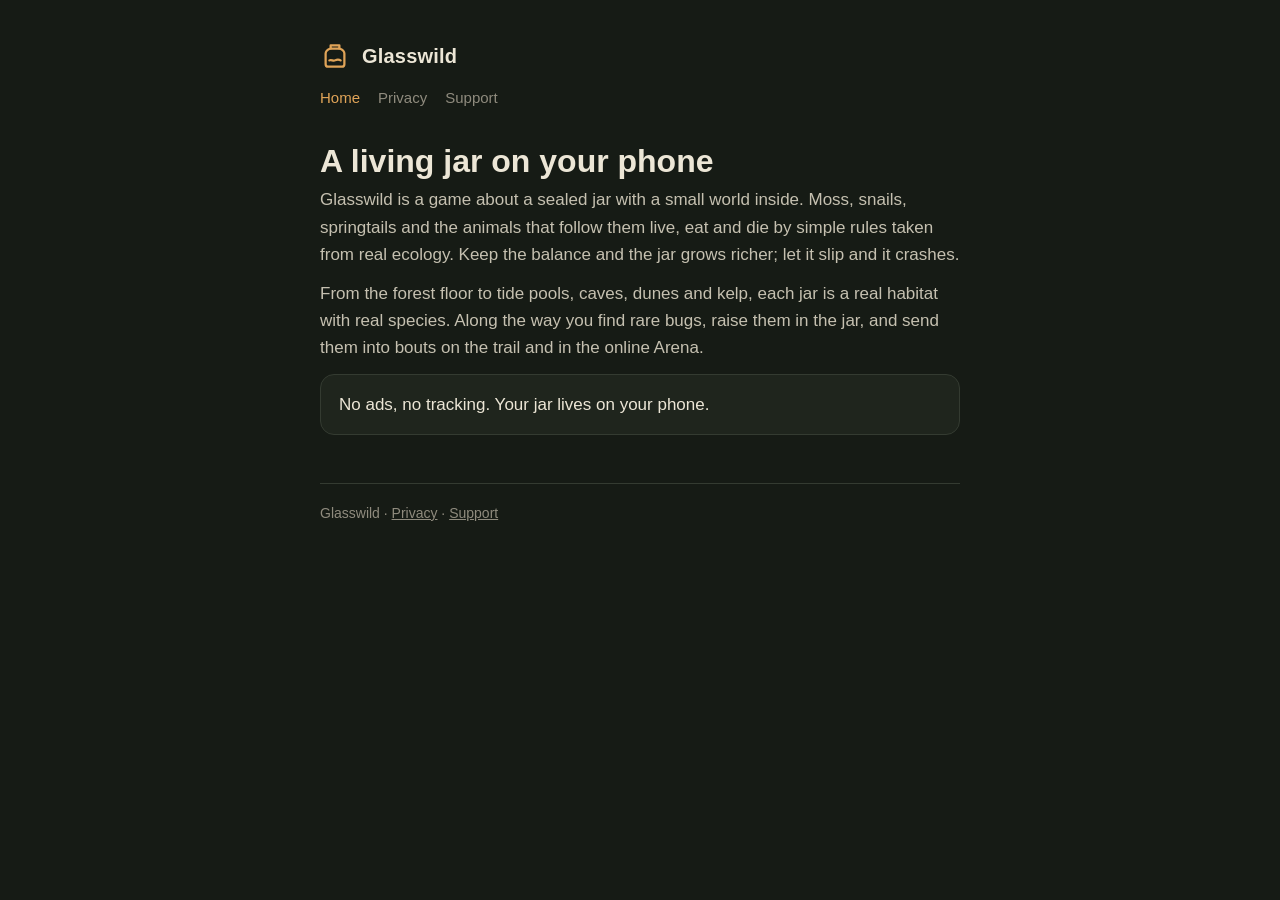
<file: index.html>
<!doctype html>
<html lang="en">
<head>
<meta charset="utf-8">
<meta name="viewport" content="width=device-width, initial-scale=1">
<title>Glasswild</title>
<meta name="description" content="Glasswild: a living jar on your phone. Real animals from fifteen habitats, a balance to keep, rare bugs to raise.">
<link rel="stylesheet" href="style.css">
</head>
<body>
<main>
<header>
  <a class="mark" href="./">
    <svg width="30" height="30" viewBox="0 0 24 24" fill="none" stroke="#e0a458" stroke-width="1.8" stroke-linecap="round" stroke-linejoin="round" aria-hidden="true"><path d="M8.5 3.5h7v2.5h-7z"/><path d="M8.5 6C5.5 7 4.5 8 4.5 10v8.5a2 2 0 0 0 2 2h11a2 2 0 0 0 2-2V10c0-2-1-3-4-4"/><path d="M7.5 15.5c1.5-1 3 .8 4.5 0s3-1 4.5 0"/></svg>
    <span>Glasswild</span>
  </a>
  <nav><a href="./" aria-current="page">Home</a><a href="privacy.html">Privacy</a><a href="support.html">Support</a></nav>
</header>

<h1>A living jar on your phone</h1>
<p>Glasswild is a game about a sealed jar with a small world inside. Moss, snails, springtails and the animals that follow them live, eat and die by simple rules taken from real ecology. Keep the balance and the jar grows richer; let it slip and it crashes.</p>
<p>From the forest floor to tide pools, caves, dunes and kelp, each jar is a real habitat with real species. Along the way you find rare bugs, raise them in the jar, and send them into bouts on the trail and in the online Arena.</p>
<p class="short">No ads, no tracking. Your jar lives on your phone.</p>

<footer>Glasswild · <a href="privacy.html">Privacy</a> · <a href="support.html">Support</a></footer>
</main>
</body>
</html>
</file>
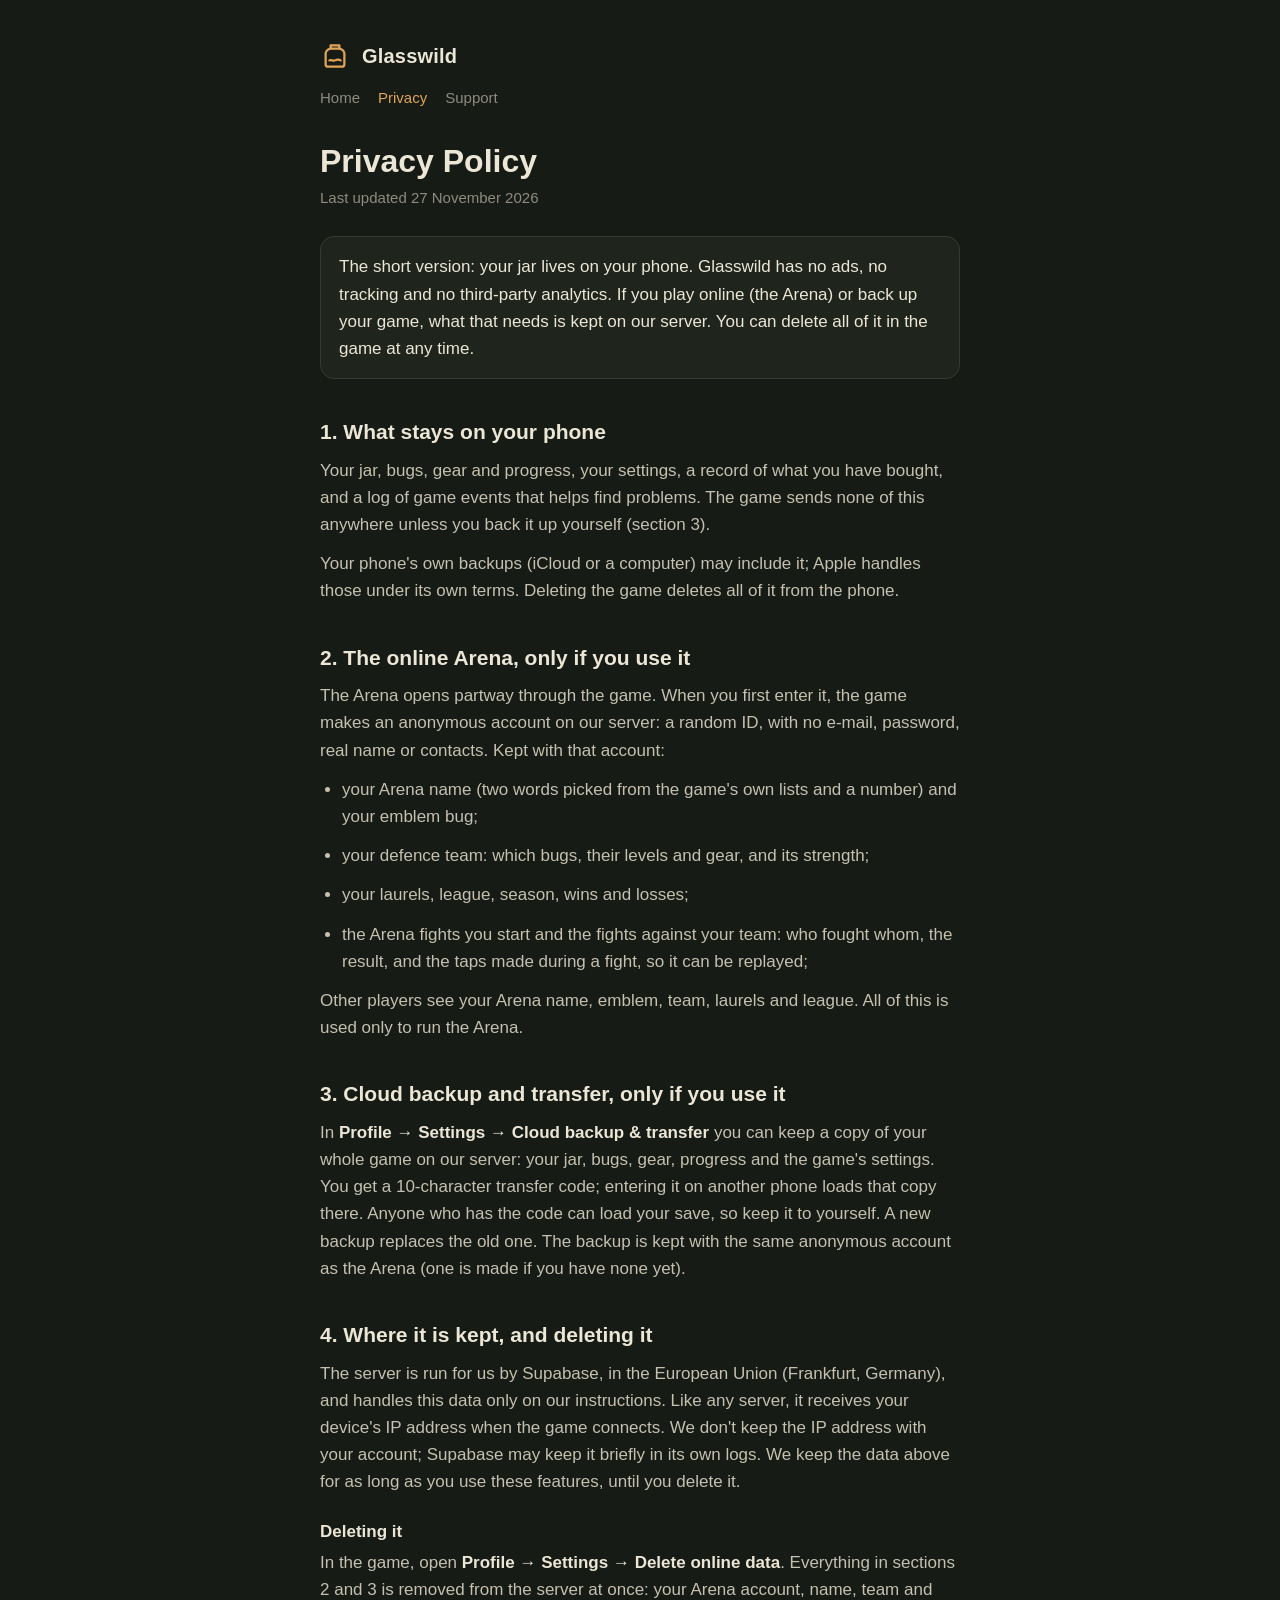
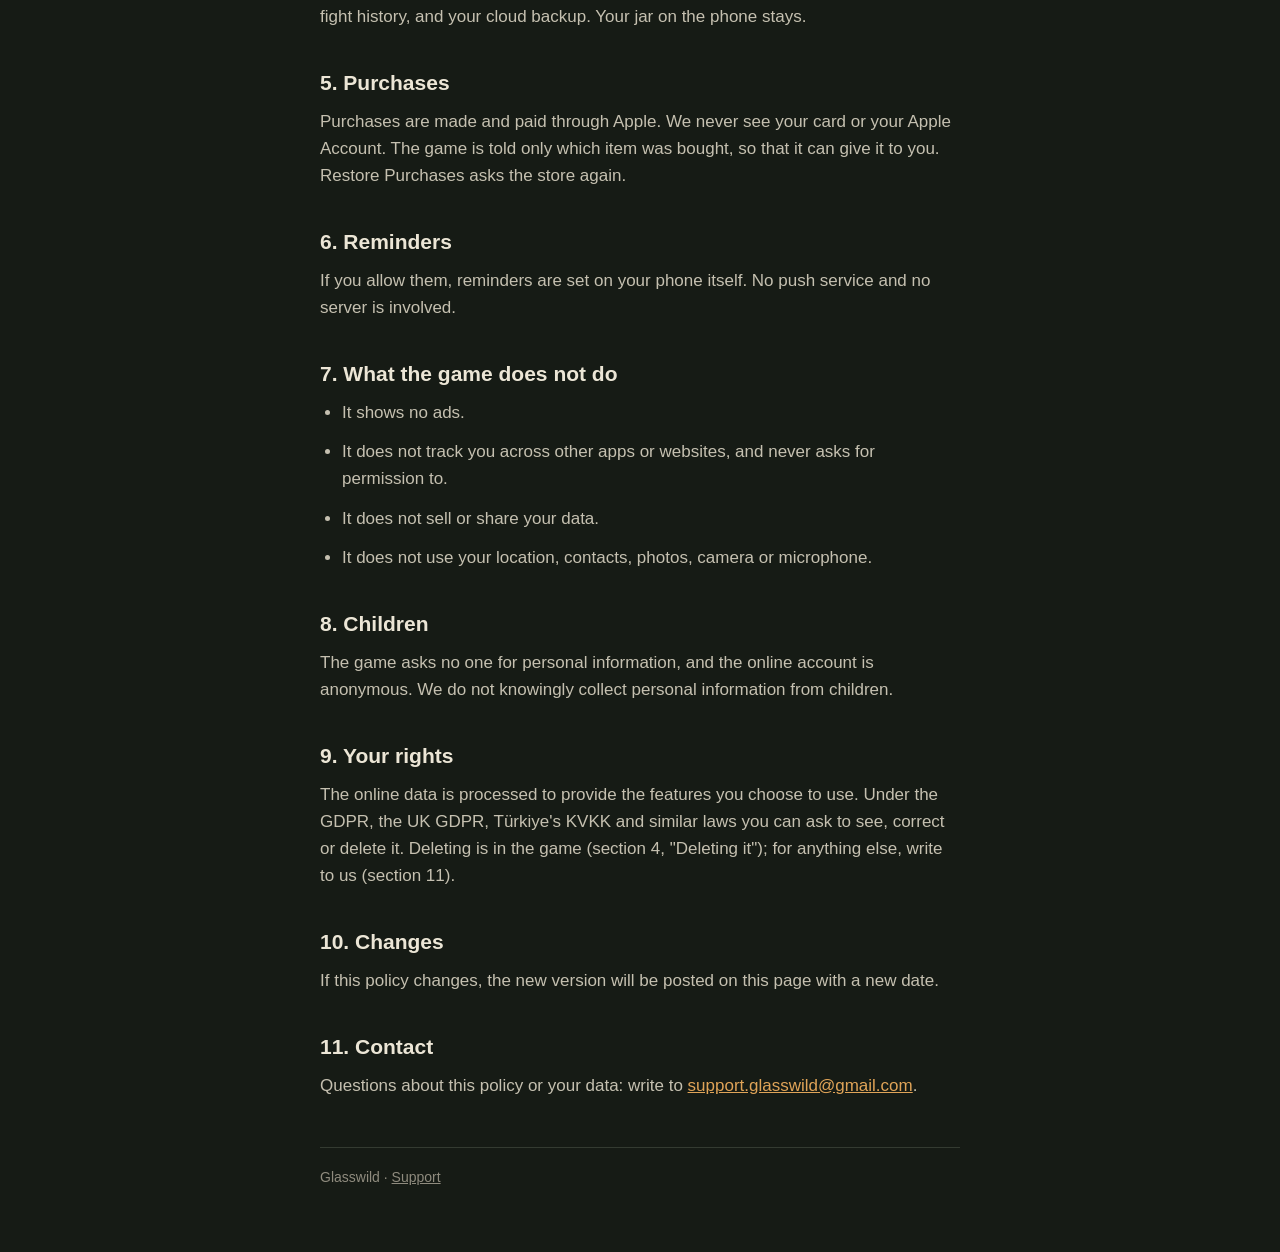
<file: privacy.html>
<!doctype html>
<html lang="en">
<head>
<meta charset="utf-8">
<meta name="viewport" content="width=device-width, initial-scale=1">
<title>Privacy Policy · Glasswild</title>
<meta name="description" content="What Glasswild keeps, where, and how to remove it: the Arena and cloud backup.">
<link rel="stylesheet" href="style.css">
</head>
<body>
<main>
<header>
  <a class="mark" href="./">
    <svg width="30" height="30" viewBox="0 0 24 24" fill="none" stroke="#e0a458" stroke-width="1.8" stroke-linecap="round" stroke-linejoin="round" aria-hidden="true"><path d="M8.5 3.5h7v2.5h-7z"/><path d="M8.5 6C5.5 7 4.5 8 4.5 10v8.5a2 2 0 0 0 2 2h11a2 2 0 0 0 2-2V10c0-2-1-3-4-4"/><path d="M7.5 15.5c1.5-1 3 .8 4.5 0s3-1 4.5 0"/></svg>
    <span>Glasswild</span>
  </a>
  <nav><a href="./">Home</a><a href="privacy.html" aria-current="page">Privacy</a><a href="support.html">Support</a></nav>
</header>

<h1>Privacy Policy</h1>
<p class="date">Last updated 27 November 2026</p>

<p class="short">The short version: your jar lives on your phone. Glasswild has no ads, no tracking and no third-party analytics. If you play online (the Arena) or back up your game, what that needs is kept on our server. You can delete all of it in the game at any time.</p>

<h2>1. What stays on your phone</h2>
<p>Your jar, bugs, gear and progress, your settings, a record of what you have bought, and a log of game events that helps find problems. The game sends none of this anywhere unless you back it up yourself (section 3).</p>
<p>Your phone's own backups (iCloud or a computer) may include it; Apple handles those under its own terms. Deleting the game deletes all of it from the phone.</p>

<h2>2. The online Arena, only if you use it</h2>
<p>The Arena opens partway through the game. When you first enter it, the game makes an anonymous account on our server: a random ID, with no e-mail, password, real name or contacts. Kept with that account:</p>
<ul>
  <li>your Arena name (two words picked from the game's own lists and a number) and your emblem bug;</li>
  <li>your defence team: which bugs, their levels and gear, and its strength;</li>
  <li>your laurels, league, season, wins and losses;</li>
  <li>the Arena fights you start and the fights against your team: who fought whom, the result, and the taps made during a fight, so it can be replayed;</li>
</ul>
<p>Other players see your Arena name, emblem, team, laurels and league. All of this is used only to run the Arena.</p>

<h2>3. Cloud backup and transfer, only if you use it</h2>
<p>In <span class="path">Profile → Settings → Cloud backup &amp; transfer</span> you can keep a copy of your whole game on our server: your jar, bugs, gear, progress and the game's settings. You get a 10-character transfer code; entering it on another phone loads that copy there. Anyone who has the code can load your save, so keep it to yourself. A new backup replaces the old one. The backup is kept with the same anonymous account as the Arena (one is made if you have none yet).</p>

<h2>4. Where it is kept, and deleting it</h2>
<p>The server is run for us by Supabase, in the European Union (Frankfurt, Germany), and handles this data only on our instructions. Like any server, it receives your device's IP address when the game connects. We don't keep the IP address with your account; Supabase may keep it briefly in its own logs. We keep the data above for as long as you use these features, until you delete it.</p>
<h3>Deleting it</h3>
<p>In the game, open <span class="path">Profile → Settings → Delete online data</span>. Everything in sections 2 and 3 is removed from the server at once: your Arena account, name, team and fight history, and your cloud backup. Your jar on the phone stays.</p>

<h2>5. Purchases</h2>
<p>Purchases are made and paid through Apple. We never see your card or your Apple Account. The game is told only which item was bought, so that it can give it to you. Restore Purchases asks the store again.</p>

<h2>6. Reminders</h2>
<p>If you allow them, reminders are set on your phone itself. No push service and no server is involved.</p>

<h2>7. What the game does not do</h2>
<ul>
  <li>It shows no ads.</li>
  <li>It does not track you across other apps or websites, and never asks for permission to.</li>
  <li>It does not sell or share your data.</li>
  <li>It does not use your location, contacts, photos, camera or microphone.</li>
</ul>

<h2>8. Children</h2>
<p>The game asks no one for personal information, and the online account is anonymous. We do not knowingly collect personal information from children.</p>

<h2>9. Your rights</h2>
<p>The online data is processed to provide the features you choose to use. Under the GDPR, the UK GDPR, Türkiye's KVKK and similar laws you can ask to see, correct or delete it. Deleting is in the game (section 4, "Deleting it"); for anything else, write to us (section 11).</p>

<h2>10. Changes</h2>
<p>If this policy changes, the new version will be posted on this page with a new date.</p>

<h2>11. Contact</h2>
<p>Questions about this policy or your data: write to <a href="mailto:support.glasswild@gmail.com">support.glasswild@gmail.com</a>.</p>

<footer>Glasswild · <a href="support.html">Support</a></footer>
</main>
</body>
</html>
</file>
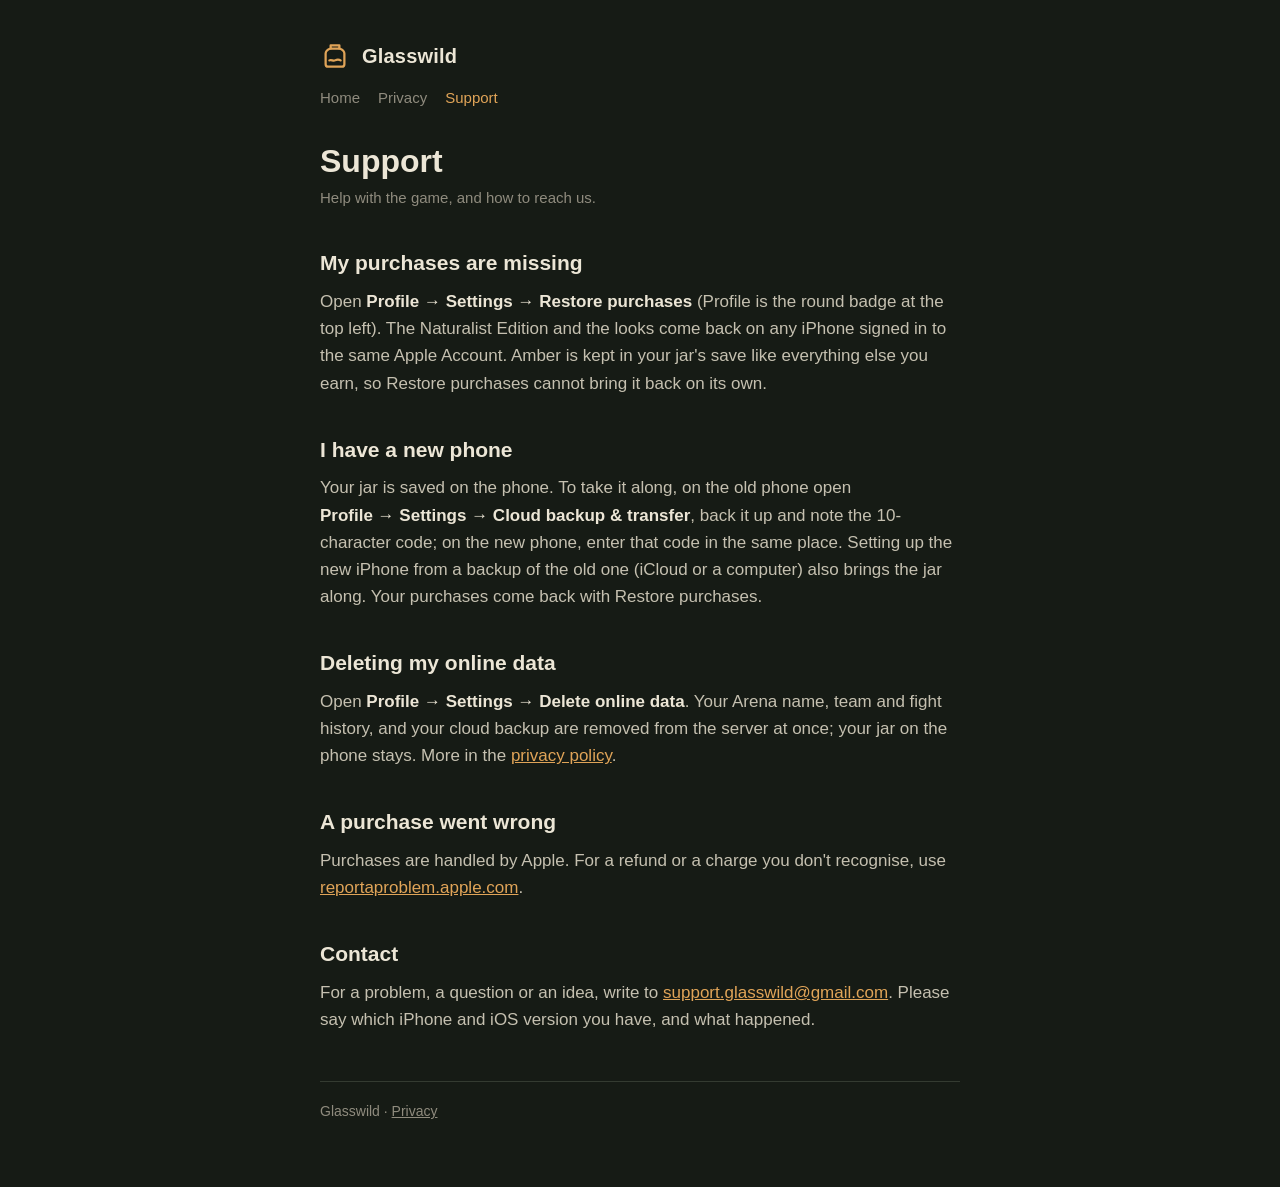
<file: support.html>
<!doctype html>
<html lang="en">
<head>
<meta charset="utf-8">
<meta name="viewport" content="width=device-width, initial-scale=1">
<title>Support · Glasswild</title>
<meta name="description" content="Help with Glasswild: purchases, a new phone, Arena data, and how to reach us.">
<link rel="stylesheet" href="style.css">
</head>
<body>
<main>
<header>
  <a class="mark" href="./">
    <svg width="30" height="30" viewBox="0 0 24 24" fill="none" stroke="#e0a458" stroke-width="1.8" stroke-linecap="round" stroke-linejoin="round" aria-hidden="true"><path d="M8.5 3.5h7v2.5h-7z"/><path d="M8.5 6C5.5 7 4.5 8 4.5 10v8.5a2 2 0 0 0 2 2h11a2 2 0 0 0 2-2V10c0-2-1-3-4-4"/><path d="M7.5 15.5c1.5-1 3 .8 4.5 0s3-1 4.5 0"/></svg>
    <span>Glasswild</span>
  </a>
  <nav><a href="./">Home</a><a href="privacy.html">Privacy</a><a href="support.html" aria-current="page">Support</a></nav>
</header>

<h1>Support</h1>
<p class="date">Help with the game, and how to reach us.</p>

<h2>My purchases are missing</h2>
<p>Open <span class="path">Profile → Settings → Restore purchases</span> (Profile is the round badge at the top left). The Naturalist Edition and the looks come back on any iPhone signed in to the same Apple Account. Amber is kept in your jar's save like everything else you earn, so Restore purchases cannot bring it back on its own.</p>

<h2>I have a new phone</h2>
<p>Your jar is saved on the phone. To take it along, on the old phone open <span class="path">Profile → Settings → Cloud backup &amp; transfer</span>, back it up and note the 10-character code; on the new phone, enter that code in the same place. Setting up the new iPhone from a backup of the old one (iCloud or a computer) also brings the jar along. Your purchases come back with Restore purchases.</p>

<h2>Deleting my online data</h2>
<p>Open <span class="path">Profile → Settings → Delete online data</span>. Your Arena name, team and fight history, and your cloud backup are removed from the server at once; your jar on the phone stays. More in the <a href="privacy.html">privacy policy</a>.</p>

<h2>A purchase went wrong</h2>
<p>Purchases are handled by Apple. For a refund or a charge you don't recognise, use <a href="https://reportaproblem.apple.com">reportaproblem.apple.com</a>.</p>

<h2 id="contact">Contact</h2>
<p>For a problem, a question or an idea, write to <a href="mailto:support.glasswild@gmail.com">support.glasswild@gmail.com</a>. Please say which iPhone and iOS version you have, and what happened.</p>

<footer>Glasswild · <a href="privacy.html">Privacy</a></footer>
</main>
</body>
</html>
</file>
<file: style.css>
:root {
  --bg: #161b15;
  --card: #1f251d;
  --line: #343b31;
  --ink: #ece6d6;
  --body: #c5c0b0;
  --muted: #8f8b7e;
  --amber: #e0a458;
  --green: #a9d18c;
}
* { box-sizing: border-box; }
html { -webkit-text-size-adjust: 100%; }
body {
  margin: 0;
  background: var(--bg);
  color: var(--body);
  font: 17px/1.6 -apple-system, BlinkMacSystemFont, "Segoe UI", Roboto, "Helvetica Neue", Arial, sans-serif;
}
main { max-width: 680px; margin: 0 auto; padding: 40px 20px 64px; }
header { margin-bottom: 32px; }
.mark { display: flex; align-items: center; gap: 12px; color: var(--ink); text-decoration: none; }
.mark svg { flex: none; }
.mark span { font-size: 20px; font-weight: 700; letter-spacing: 0.2px; }
nav { margin-top: 14px; display: flex; gap: 18px; flex-wrap: wrap; font-size: 15px; }
nav a { color: var(--muted); text-decoration: none; }
nav a[aria-current] { color: var(--amber); }
h1 { color: var(--ink); font-size: 32px; line-height: 1.2; margin: 0 0 6px; }
h2 { color: var(--ink); font-size: 21px; margin: 36px 0 8px; }
h3 { color: var(--ink); font-size: 17px; margin: 22px 0 4px; }
p, li { margin: 0 0 12px; }
ul { padding-left: 22px; margin: 0 0 12px; }
a { color: var(--amber); }
.date { color: var(--muted); font-size: 15px; margin-bottom: 26px; }
.short {
  background: var(--card); border: 1px solid var(--line); border-radius: 14px;
  padding: 16px 18px; margin: 0 0 8px; color: var(--ink);
}
.path { color: var(--ink); font-weight: 600; white-space: nowrap; }
footer { margin-top: 48px; padding-top: 18px; border-top: 1px solid var(--line); color: var(--muted); font-size: 14px; }
footer a { color: var(--muted); }
</file>
